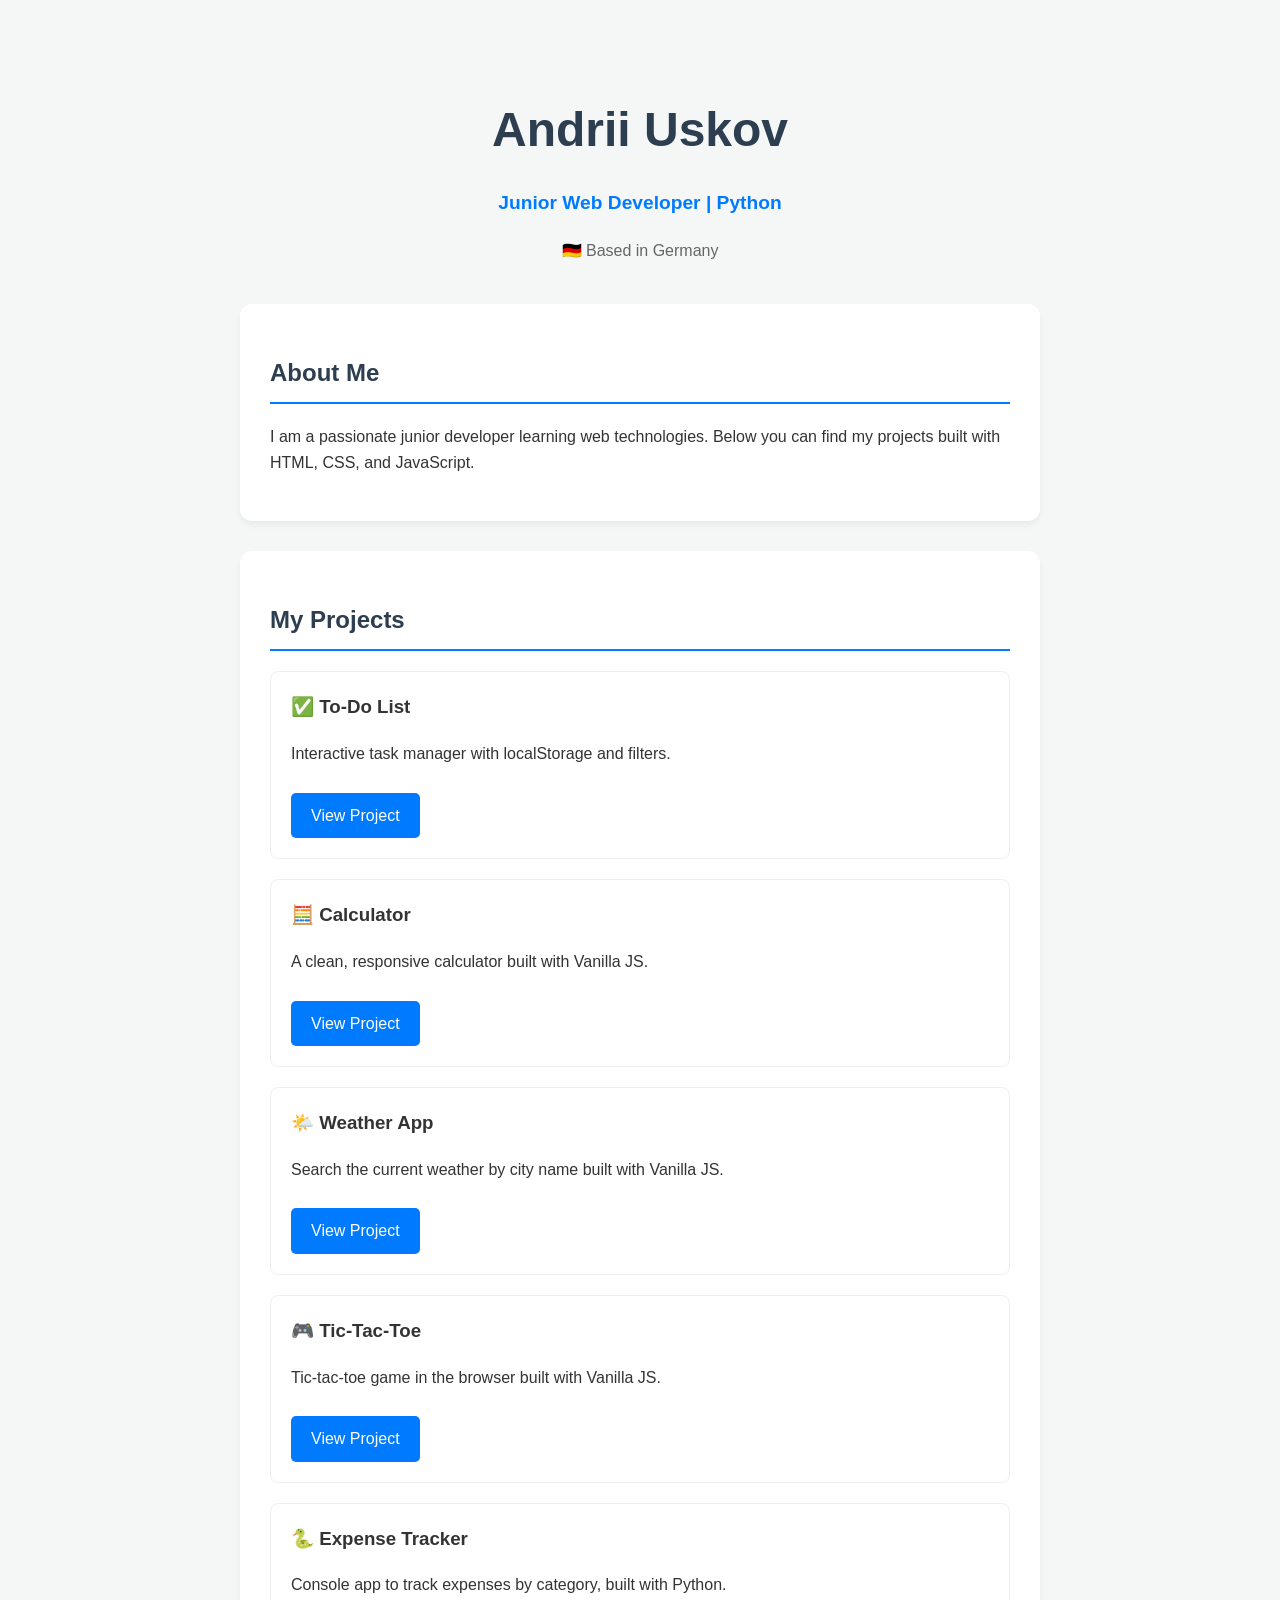
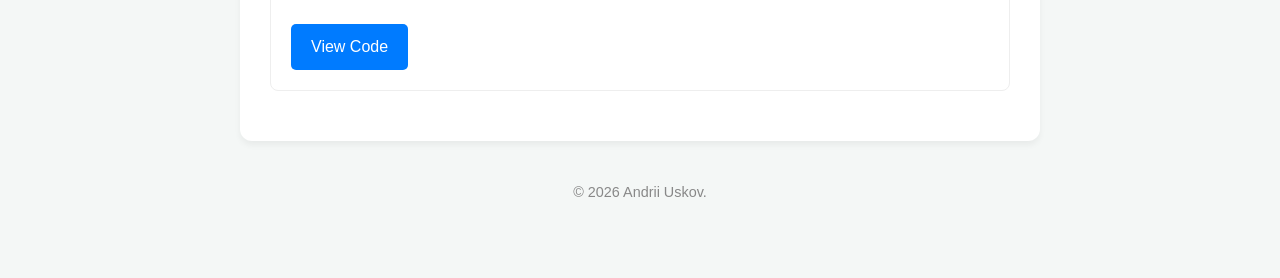
<file: index.html>
<!DOCTYPE html>
<html lang="en">
<head>
    <meta charset="UTF-8">
    <meta name="viewport" content="width=device-width, initial-scale=1.0">
    <title>Andrii Uskov | Portfolio</title>
    <link rel="stylesheet" href="style.css">
</head>
<body>
    <div class="container">
        <header>
            <h1>Andrii Uskov</h1>
            <p class="subtitle">Junior Web Developer | Python</p>
            <p class="location">🇩🇪 Based in Germany</p>
        </header>

        <section class="about">
            <h2>About Me</h2>
            <p>I am a passionate junior developer learning web technologies. Below you can find my projects built with HTML, CSS, and JavaScript.</p>
        </section>

        <section class="projects">
            <h2>My Projects</h2>
            
            <div class="project-card">
                <h3>✅ To-Do List</h3>
                <p>Interactive task manager with localStorage and filters.</p>
                <a href="todo/index.html" class="btn">View Project</a>
            </div>

            <div class="project-card">
                <h3>🧮 Calculator</h3>
                <p>A clean, responsive calculator built with Vanilla JS.</p>
                <a href="todo/calculator/index.html" class="btn">View Project</a>
            </div>

            <div class="project-card">
                <h3>🌤️ Weather App</h3>
                <p>Search the current weather by city name built with Vanilla JS.</p>
                <a href="weather/index.html" class="btn">View Project</a>
            </div>

            <div class="project-card">
                <h3>🎮 Tic-Tac-Toe</h3>
                <p>Tic-tac-toe game in the browser built with Vanilla JS.</p>
                <a href="tic-tac-toe/index.html" class="btn">View Project</a>
            </div>

            <div class="project-card">
                <h3>🐍 Expense Tracker</h3>
                <p>Console app to track expenses by category, built with Python.</p>
                <a href="https://github.com/andrii-uskov/web-portfolio/tree/main/expense-tracker" class="btn">View Code</a>
            </div>
        
        </section>

        <footer>
            <p>© 2026 Andrii Uskov.</p>
        </footer>
    </div>
</body>
                    </html>
</file>
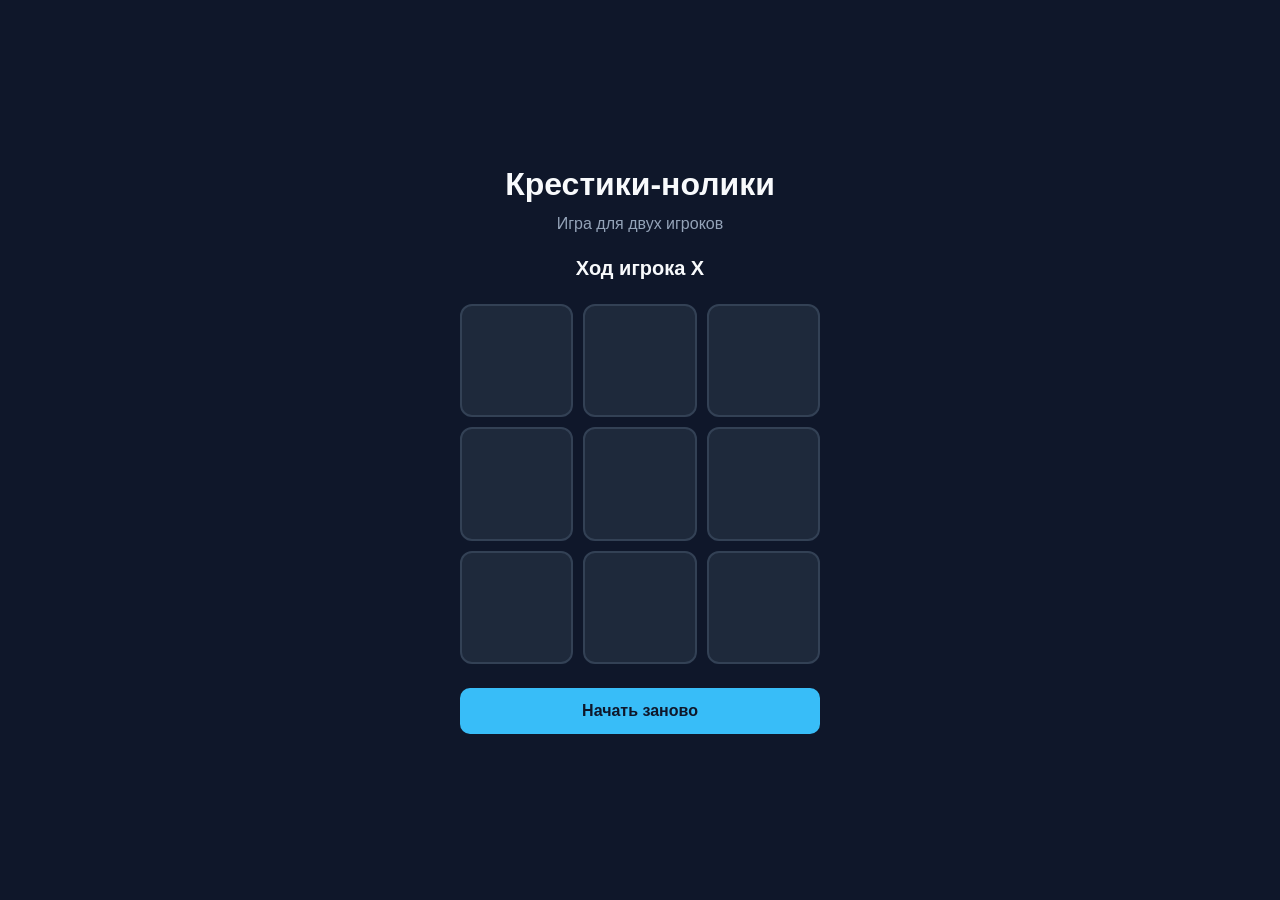
<file: tic-tac-toe/index.html>
<!DOCTYPE html>
<html lang="ru">
<head>
  <meta charset="UTF-8">
  <meta name="viewport" content="width=device-width, initial-scale=1.0">

  <title>Крестики-нолики</title>

  <link rel="stylesheet" href="style.css">
  <script src="script.js" defer></script>
</head>

<body>
  <main class="game">
    <h1>Крестики-нолики</h1>

    <p class="description">Игра для двух игроков</p>

    <p id="status" class="status" role="status">
      Ход игрока X
    </p>

    <div class="board" role="group" aria-label="Игровое поле">
      <button class="cell" type="button" aria-label="Клетка 1"></button>
      <button class="cell" type="button" aria-label="Клетка 2"></button>
      <button class="cell" type="button" aria-label="Клетка 3"></button>
      <button class="cell" type="button" aria-label="Клетка 4"></button>
      <button class="cell" type="button" aria-label="Клетка 5"></button>
      <button class="cell" type="button" aria-label="Клетка 6"></button>
      <button class="cell" type="button" aria-label="Клетка 7"></button>
      <button class="cell" type="button" aria-label="Клетка 8"></button>
      <button class="cell" type="button" aria-label="Клетка 9"></button>
    </div>

    <button id="restart" class="restart" type="button">
      Начать заново
    </button>
  </main>
</body>
      </html>
</file>
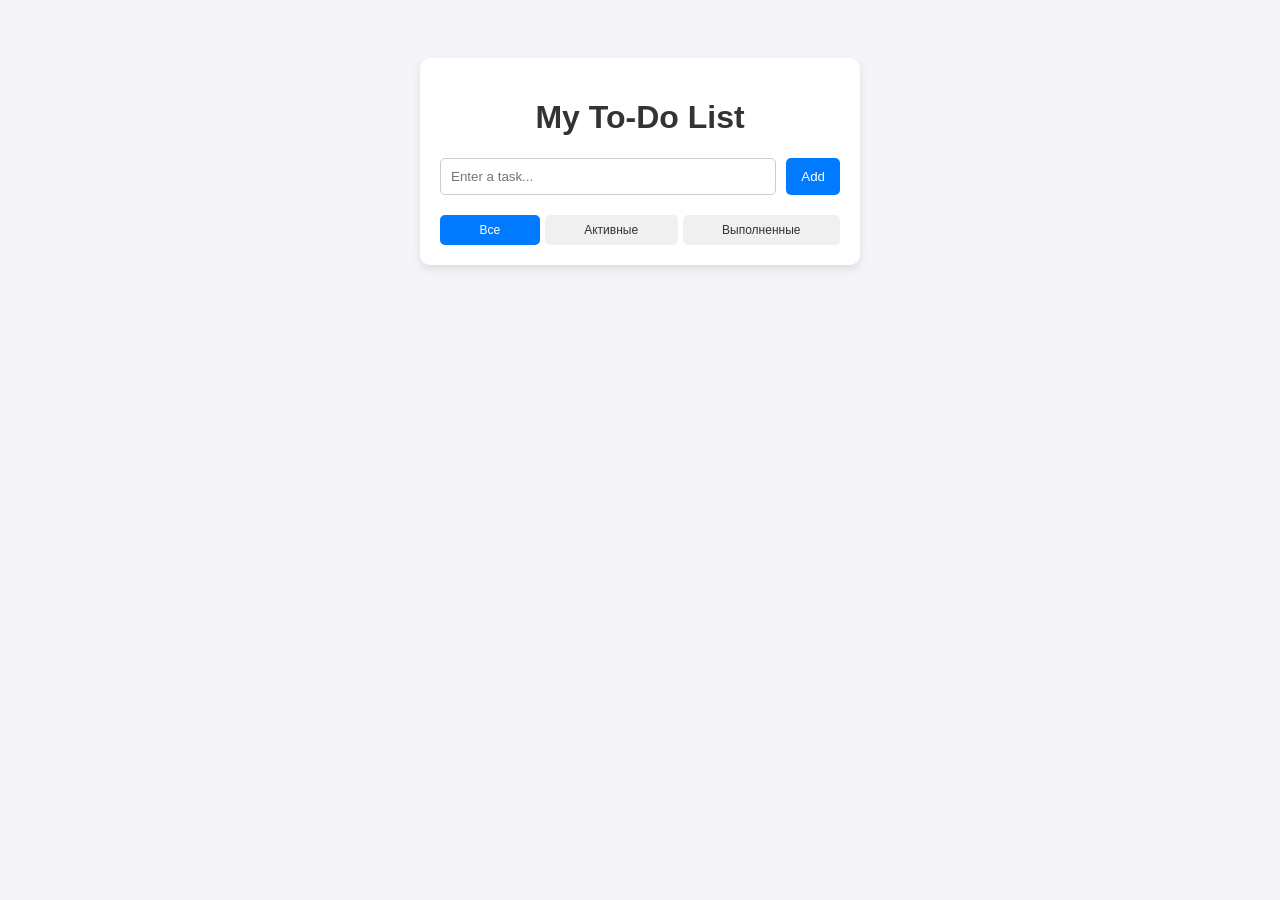
<file: todo/index.html>
<!DOCTYPE html>
<html lang="en">
<head>
    <meta charset="UTF-8">
    <meta name="viewport" content="width=device-width, initial-scale=1.0">
    <title>To-Do List</title>
    <link rel="stylesheet" href="style.css">
</head>

<body>

    <div class="container">

        <h1>My To-Do List</h1>

        <div class="input-area">
            <input type="text" id="taskInput" placeholder="Enter a task...">
            <button>Add</button>
        </div>

        <ul id="taskList"></ul>
        <div class="filters">
    <button id="filter-all" class="active">Все</button>
    <button id="filter-active">Активные</button>
    <button id="filter-completed">Выполненные</button>
        </div>

    </div>

    <script src="script.js"></script>

</body>
                              </html>
</file>
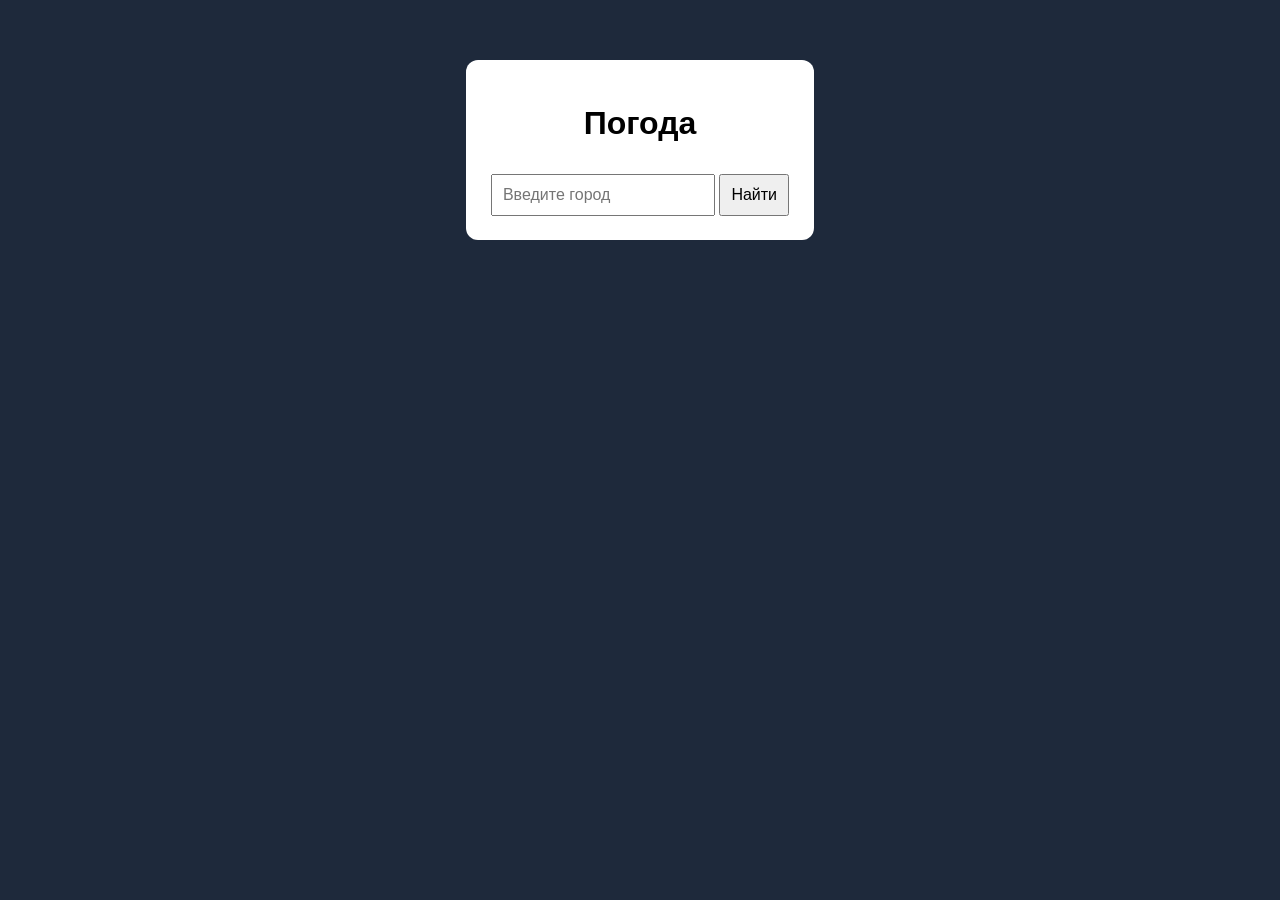
<file: weather/index.html>
<!DOCTYPE html>
<html lang="ru">
<head>
    <meta charset="UTF-8">
    <meta name="viewport" content="width=device-width, initial-scale=1.0">
    <title>Weather App</title>
    <link rel="stylesheet" href="style.css">
</head>
<body>
    <div class="card">
        <h1>Погода</h1>
        <input id="cityInput" type="text" placeholder="Введите город">
        <button id="searchButton">Найти</button>
        <div id="result"></div>
    </div>
    <script src="script.js"></script>
</body>
</html>
</file>
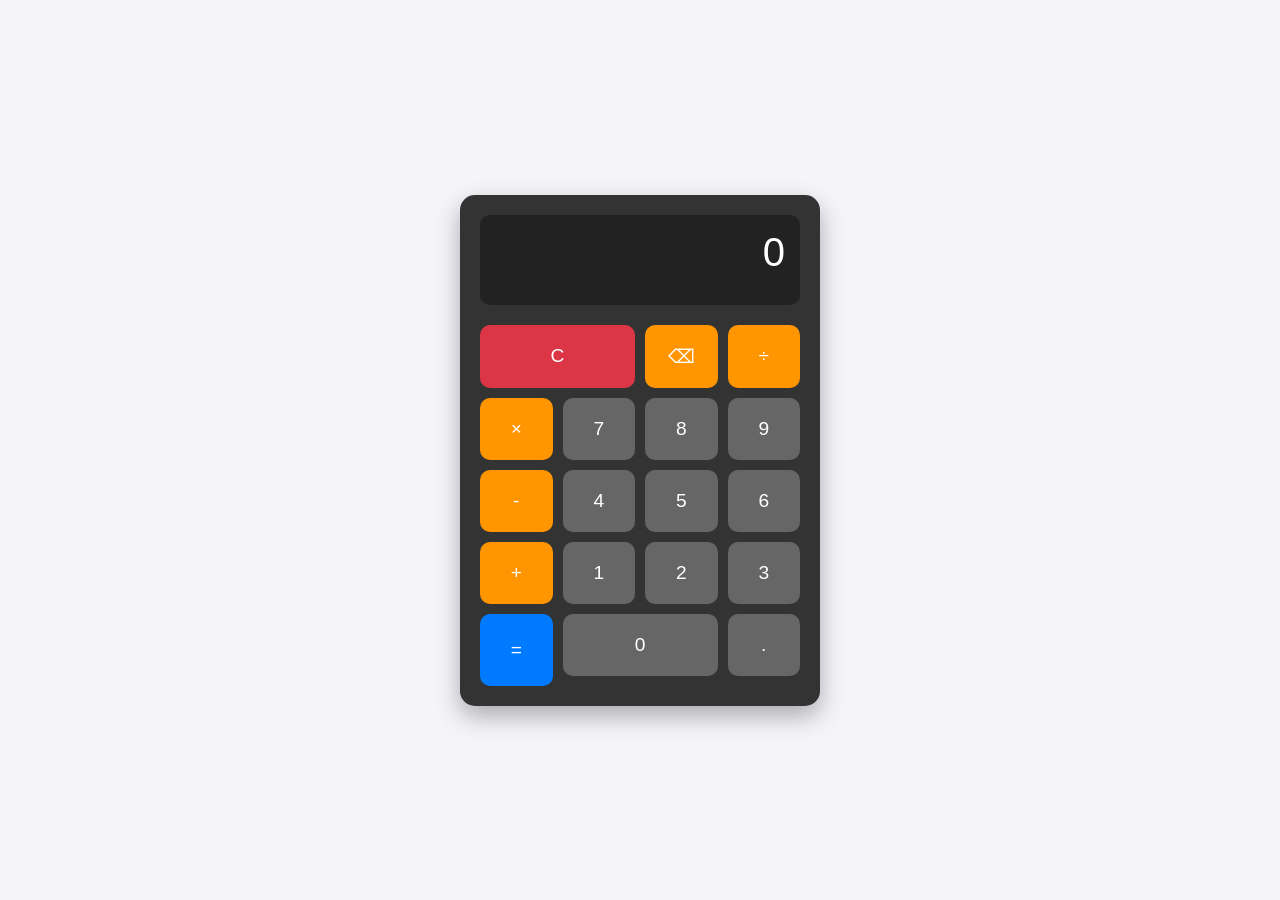
<file: todo/calculator/index.html>
<!DOCTYPE html>
<html lang="ru">
<head>
    <meta charset="UTF-8">
    <meta name="viewport" content="width=device-width, initial-scale=1.0">
    <title>Калькулятор</title>
    <link rel="stylesheet" href="style.css">
</head>
<body>

    <div class="calculator">
        <!-- Экран, где будут отображаться цифры -->
        <div class="display" id="display">0</div>
        
        <!-- Сетка с кнопками -->
        <div class="buttons">
            <button class="btn clear" data-action="clear">C</button>
            <button class="btn operator" data-action="delete">⌫</button>
            <button class="btn operator" data-action="/">÷</button>
            <button class="btn operator" data-action="*">×</button>

            <button class="btn number" data-value="7">7</button>
            <button class="btn number" data-value="8">8</button>
            <button class="btn number" data-value="9">9</button>
            <button class="btn operator" data-action="-">-</button>

            <button class="btn number" data-value="4">4</button>
            <button class="btn number" data-value="5">5</button>
            <button class="btn number" data-value="6">6</button>
            <button class="btn operator" data-action="+">+</button>

            <button class="btn number" data-value="1">1</button>
            <button class="btn number" data-value="2">2</button>
            <button class="btn number" data-value="3">3</button>
            <button class="btn equals" data-action="calculate">=</button>

            <button class="btn number zero" data-value="0">0</button>
            <button class="btn number" data-value=".">.</button>
        </div>
    </div>

    <script src="script.js"></script>
</body>
      </html>
</file>
<file: style.css>
/* Базовые настройки */
body {
    font-family: 'Segoe UI', Tahoma, Geneva, Verdana, sans-serif;
    background-color: #f4f7f6;
    color: #333;
    line-height: 1.6;
    margin: 0;
    padding: 0;
}

.container {
    max-width: 800px;
    margin: 40px auto;
    padding: 20px;
}

/* Шапка */
header {
    text-align: center;
    margin-bottom: 40px;
}

h1 {
    font-size: 3rem;
    margin-bottom: 10px;
    color: #2c3e50;
}

.subtitle {
    font-size: 1.2rem;
    color: #007bff;
    font-weight: bold;
}

.location {
    color: #666;
}

/* Секции */
section {
    background: white;
    padding: 30px;
    border-radius: 12px;
    box-shadow: 0 4px 6px rgba(0,0,0,0.05);
    margin-bottom: 30px;
}

h2 {
    border-bottom: 2px solid #007bff;
    padding-bottom: 10px;
    margin-bottom: 20px;
    color: #2c3e50;
}

/* Карточки проектов */
.project-card {
    border: 1px solid #eee;
    padding: 20px;
    border-radius: 8px;
    margin-bottom: 20px;
    transition: transform 0.2s;
}

.project-card:hover {
    transform: translateY(-5px);
    box-shadow: 0 6px 12px rgba(0,0,0,0.1);
}

.project-card h3 {
    margin-top: 0;
}

/* Кнопки */
.btn {
    display: inline-block;
    background-color: #007bff;
    color: white;
    padding: 10px 20px;
    text-decoration: none;
    border-radius: 5px;
    margin-top: 10px;
    transition: background 0.2s;
}

.btn:hover {
    background-color: #0056b3;
}

/* Подвал */
footer {
    text-align: center;
    margin-top: 40px;
    color: #888;
    font-size: 0.9rem;
                               }
</file>
<file: tic-tac-toe/style.css>
* {
  box-sizing: border-box;
}

body {
  margin: 0;
  min-height: 100vh;
  display: grid;
  place-items: center;
  padding: 24px;

  font-family: Arial, sans-serif;
  background: #0f172a;
  color: #f8fafc;
}

.game {
  width: 100%;
  max-width: 360px;
  text-align: center;
}

h1 {
  margin: 0 0 12px;
  font-size: clamp(24px, 6vw, 32px);
}

.description {
  margin: 0;
  color: #94a3b8;
}

.status {
  margin: 24px 0;
  font-size: 20px;
  font-weight: 700;
}

.board {
  display: grid;
  grid-template-columns: repeat(3, 1fr);
  gap: 10px;
}

.cell {
  aspect-ratio: 1;
  padding: 0;

  border: 2px solid #334155;
  border-radius: 12px;
  background: #1e293b;
  color: #f8fafc;

  font-family: inherit;
  font-size: clamp(36px, 12vw, 64px);
  font-weight: 700;

  cursor: pointer;
  transition: background 0.2s, border-color 0.2s;
}

.cell:hover:not(:disabled) {
  background: #334155;
  border-color: #64748b;
}

.cell:disabled {
  cursor: default;
  opacity: 1;
}

.cell.x {
  color: #38bdf8;
}

.cell.o {
  color: #fb923c;
}

.cell.winner {
  background: #14532d;
  border-color: #4ade80;
}

.restart {
  width: 100%;
  margin-top: 24px;
  padding: 14px;

  border: none;
  border-radius: 10px;
  background: #38bdf8;
  color: #0f172a;

  font-family: inherit;
  font-size: 16px;
  font-weight: 700;

  cursor: pointer;
}

.restart:hover {
  background: #7dd3fc;
}

button:focus-visible {
  outline: 3px solid #facc15;
  outline-offset: 4px;
    }
</file>
<file: todo/style.css>
body {
    font-family: Arial, sans-serif;
    background-color: #f4f4f9;
    display: flex;
    justify-content: center;
    padding-top: 50px;
}

.container {
    background: white;
    padding: 20px;
    border-radius: 10px;
    box-shadow: 0 4px 10px rgba(0,0,0,0.1);
    width: 90%;
    max-width: 400px;
}

h1 {
    text-align: center;
    color: #333;
}

.input-area {
    display: flex;
    gap: 10px;
    margin-bottom: 20px;
}

input {
    flex-grow: 1;
    padding: 10px;
    border: 1px solid #ccc;
    border-radius: 5px;
}

button {
    padding: 10px 15px;
    background-color: #007bff;
    color: white;
    border: none;
    border-radius: 5px;
    cursor: pointer;
}

button:hover {
    background-color: #0056b3;
}

ul {
    list-style: none;
    padding: 0;
}

li {
    display: flex;
    justify-content: space-between;
    align-items: center;
    padding: 10px;
    border-bottom: 1px solid #eee;
}

li.completed {
    text-decoration: line-through;
    color: #888;
}

li button {
    background-color: #dc3545; /* Красная кнопка удаления */
    padding: 5px 10px;
    font-size: 12px;
    }
.filters {
    display: flex;
    justify-content: space-around;
    margin-top: 20px;
    gap: 5px;
}

.filters button {
    background-color: #f0f0f0;
    color: #333;
    font-size: 12px;
    flex-grow: 1;
    padding: 8px;
}

.filters button.active {
    background-color: #007bff;
    color: white;
}
</file>
<file: weather/style.css>
body {
    font-family: Arial, sans-serif;
    background: #1e293b;
    display: flex;
    justify-content: center;
    padding-top: 60px;
    margin: 0;
}
.card {
    background: white;
    padding: 24px;
    border-radius: 12px;
    width: 300px;
    text-align: center;
}
input, button {
    padding: 10px;
    margin-top: 10px;
    font-size: 16px;
}
.temp {
    font-size: 40px;
    margin: 8px 0;
}
</file>
<file: todo/calculator/style.css>
/* Общие стили для страницы */
body {
    display: flex;
    justify-content: center;
    align-items: center;
    min-height: 100vh;
    background-color: #f4f4f9;
    font-family: Arial, sans-serif;
    margin: 0;
}

/* Корпус калькулятора */
.calculator {
    background-color: #333;
    padding: 20px;
    border-radius: 15px;
    box-shadow: 0 10px 25px rgba(0, 0, 0, 0.3);
    width: 320px;
}

/* Экран */
.display {
    background-color: #222;
    color: #fff;
    font-size: 2.5rem;
    text-align: right;
    padding: 15px;
    border-radius: 10px;
    margin-bottom: 20px;
    min-height: 60px;
    word-wrap: break-word;
    word-break: break-all;
}

/* Сетка для кнопок */
.buttons {
    display: grid;
    grid-template-columns: repeat(4, 1fr); /* 4 колонки */
    gap: 10px; /* Расстояние между кнопками */
}

/* Общий стиль для всех кнопок */
.btn {
    padding: 20px;
    font-size: 1.2rem;
    border: none;
    border-radius: 10px;
    cursor: pointer;
    transition: background-color 0.2s;
    background-color: #505050;
    color: white;
}

.btn:hover {
    background-color: #707070;
}

/* Стили для цифр */
.number {
    background-color: #666;
}

/* Стили для операторов (+, -, *, /) */
.operator {
    background-color: #ff9500;
    color: white;
}

.operator:hover {
    background-color: #ffad33;
}

/* Стили для кнопки "=" */
.equals {
    background-color: #007bff;
    grid-row: span 2; /* Кнопка "=" займет 2 строки по высоте */
}

.equals:hover {
    background-color: #0056b3;
}

/* Кнопка очистки (C) */
.clear {
    background-color: #dc3545;
    grid-column: span 2; /* Кнопка "C" займет 2 колонки */
}

.clear:hover {
    background-color: #c82333;
}

/* Кнопка "0" */
.zero {
    grid-column: span 2; /* Ноль займет 2 колонки */
  }
</file>
